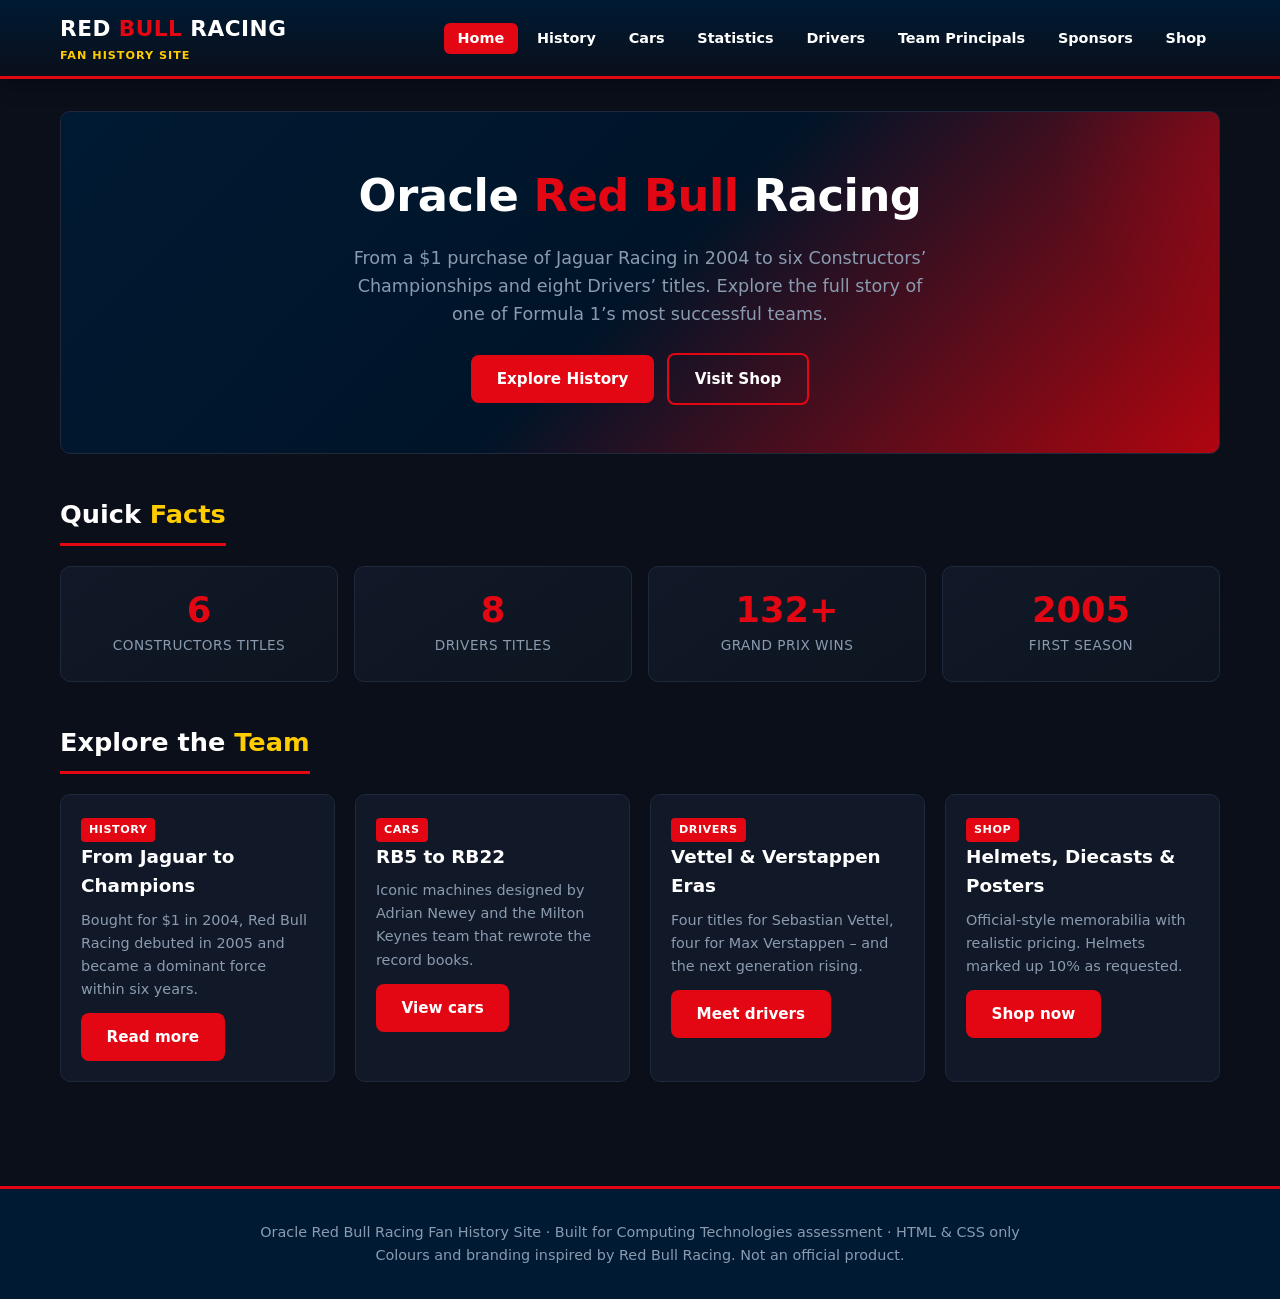
<file: index.html>
<!DOCTYPE html>
<html lang="en">
<head>
  <meta charset="UTF-8">
  <meta name="viewport" content="width=device-width, initial-scale=1.0">
  <title>Oracle Red Bull Racing | Home</title>
  <link rel="stylesheet" href="styles.css">
</head>
<body>
  <header>
    <div class="header-inner">
      <a href="index.html" class="logo">
        <div>
          <div class="logo-text">RED <span>BULL</span> RACING</div>
          <div class="logo-sub">Fan History Site</div>
        </div>
      </a>
      <button class="menu-toggle" aria-label="Toggle menu" onclick="document.querySelector('nav').classList.toggle('open')">☰ Menu</button>
      <nav>
        <ul>
          <li><a href="index.html" class="active">Home</a></li>
          <li><a href="history.html">History</a></li>
          <li><a href="cars.html">Cars</a></li>
          <li><a href="statistics.html">Statistics</a></li>
          <li><a href="drivers.html">Drivers</a></li>
          <li><a href="principals.html">Team Principals</a></li>
          <li><a href="sponsors.html">Sponsors</a></li>
          <li><a href="shop.html">Shop</a></li>
        </ul>
      </nav>
    </div>
  </header>

  <main>
    <section class="hero">
      <h1>Oracle <span>Red Bull</span> Racing</h1>
      <p>From a $1 purchase of Jaguar Racing in 2004 to six Constructors’ Championships and eight Drivers’ titles. Explore the full story of one of Formula 1’s most successful teams.</p>
      <a href="history.html" class="btn">Explore History</a>
      <a href="shop.html" class="btn btn-outline">Visit Shop</a>
    </section>

    <section>
      <h2 class="section-title">Quick <span>Facts</span></h2>
      <div class="stats-grid">
        <div class="stat-box">
          <div class="number">6</div>
          <div class="label">Constructors Titles</div>
        </div>
        <div class="stat-box">
          <div class="number">8</div>
          <div class="label">Drivers Titles</div>
        </div>
        <div class="stat-box">
          <div class="number">132+</div>
          <div class="label">Grand Prix Wins</div>
        </div>
        <div class="stat-box">
          <div class="number">2005</div>
          <div class="label">First Season</div>
        </div>
      </div>
    </section>

    <section>
      <h2 class="section-title">Explore the <span>Team</span></h2>
      <div class="grid">
        <article class="card">
          <div class="card-body">
            <span class="tag">History</span>
            <h3>From Jaguar to Champions</h3>
            <p>Bought for $1 in 2004, Red Bull Racing debuted in 2005 and became a dominant force within six years.</p>
            <a href="history.html" class="btn">Read more</a>
          </div>
        </article>
        <article class="card">
          <div class="card-body">
            <span class="tag">Cars</span>
            <h3>RB5 to RB22</h3>
            <p>Iconic machines designed by Adrian Newey and the Milton Keynes team that rewrote the record books.</p>
            <a href="cars.html" class="btn">View cars</a>
          </div>
        </article>
        <article class="card">
          <div class="card-body">
            <span class="tag">Drivers</span>
            <h3>Vettel &amp; Verstappen Eras</h3>
            <p>Four titles for Sebastian Vettel, four for Max Verstappen – and the next generation rising.</p>
            <a href="drivers.html" class="btn">Meet drivers</a>
          </div>
        </article>
        <article class="card">
          <div class="card-body">
            <span class="tag">Shop</span>
            <h3>Helmets, Diecasts &amp; Posters</h3>
            <p>Official-style memorabilia with realistic pricing. Helmets marked up 10% as requested.</p>
            <a href="shop.html" class="btn">Shop now</a>
          </div>
        </article>
      </div>
    </section>
  </main>

  <footer>
    <p>Oracle Red Bull Racing Fan History Site · Built for Computing Technologies assessment · HTML &amp; CSS only</p>
    <p>Colours and branding inspired by Red Bull Racing. Not an official product.</p>
  </footer>
</body>
</html>
</file>
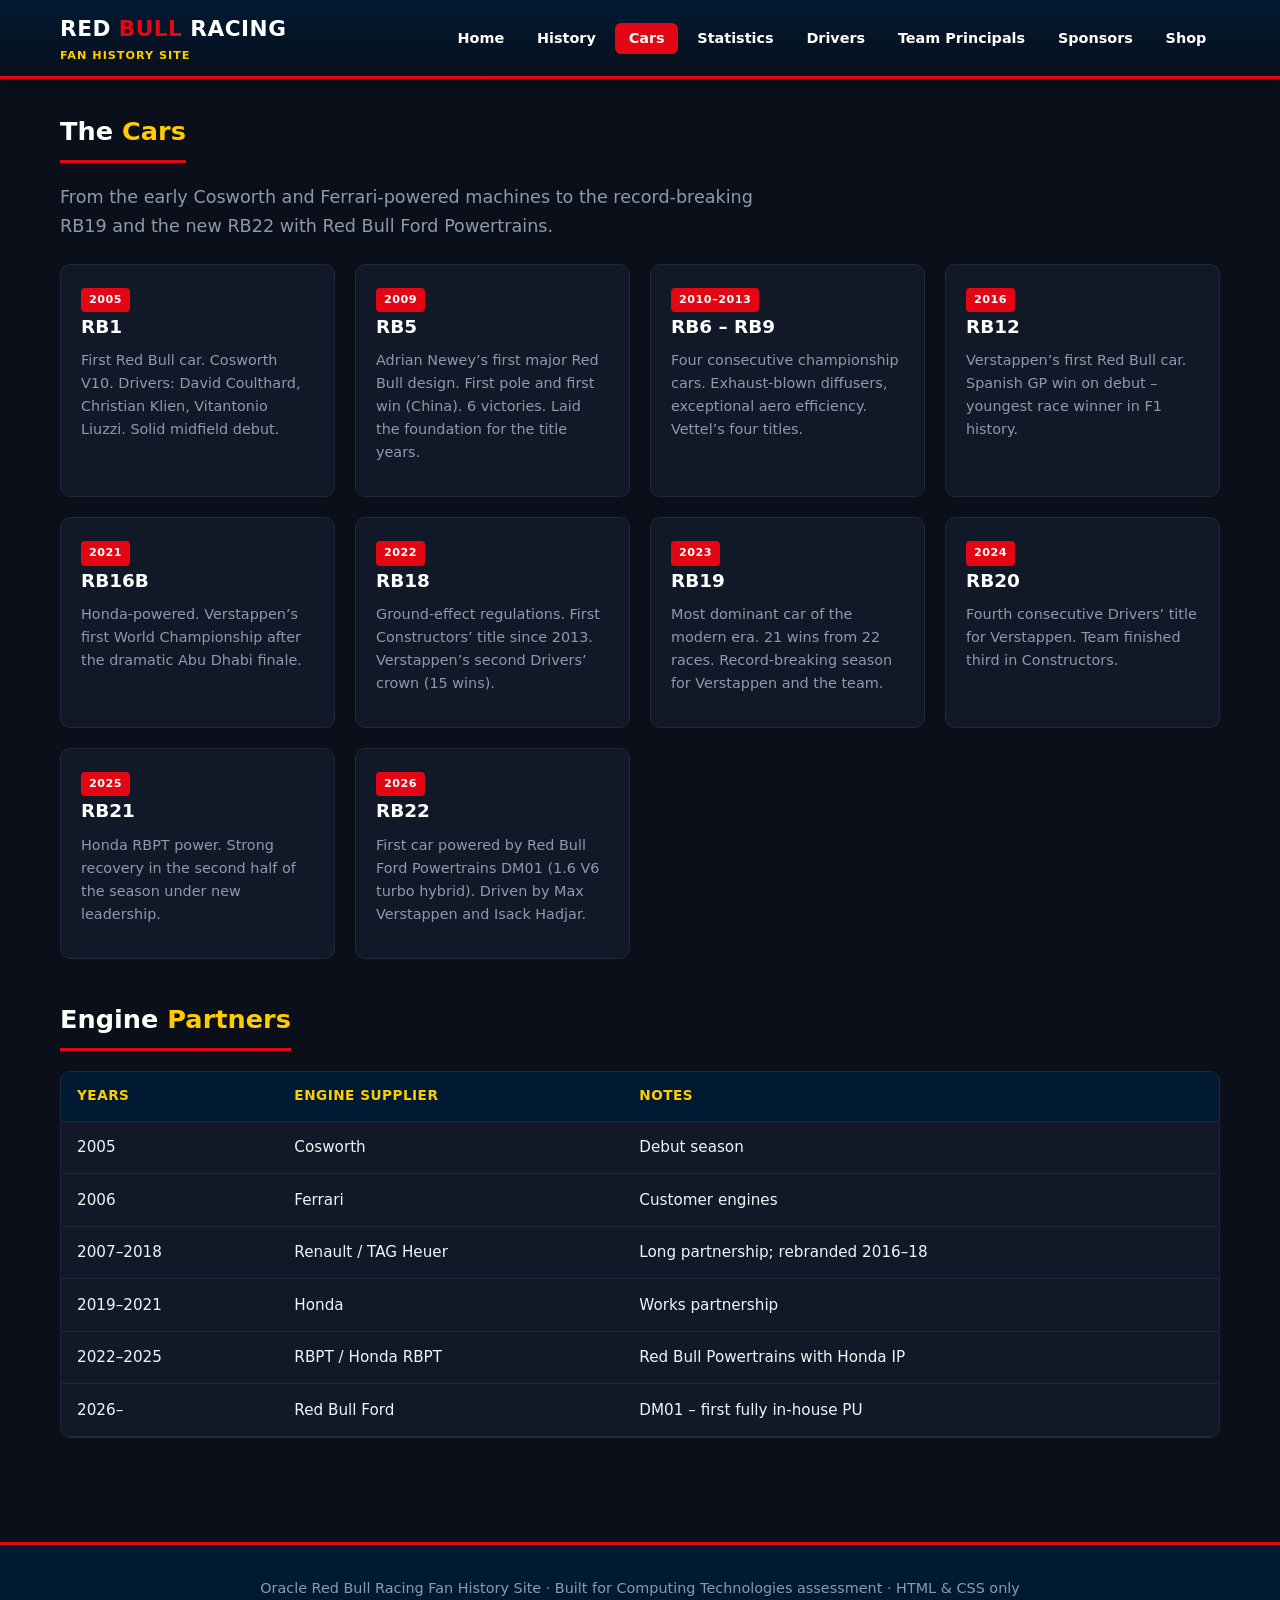
<file: cars.html>
<!DOCTYPE html>
<html lang="en">
<head>
  <meta charset="UTF-8">
  <meta name="viewport" content="width=device-width, initial-scale=1.0">
  <title>Cars | Oracle Red Bull Racing</title>
  <link rel="stylesheet" href="styles.css">
</head>
<body>
  <header>
    <div class="header-inner">
      <a href="index.html" class="logo">
        <div>
          <div class="logo-text">RED <span>BULL</span> RACING</div>
          <div class="logo-sub">Fan History Site</div>
        </div>
      </a>
      <button class="menu-toggle" aria-label="Toggle menu" onclick="document.querySelector('nav').classList.toggle('open')">☰ Menu</button>
      <nav>
        <ul>
          <li><a href="index.html">Home</a></li>
          <li><a href="history.html">History</a></li>
          <li><a href="cars.html" class="active">Cars</a></li>
          <li><a href="statistics.html">Statistics</a></li>
          <li><a href="drivers.html">Drivers</a></li>
          <li><a href="principals.html">Team Principals</a></li>
          <li><a href="sponsors.html">Sponsors</a></li>
          <li><a href="shop.html">Shop</a></li>
        </ul>
      </nav>
    </div>
  </header>

  <main>
    <h1 class="section-title">The <span>Cars</span></h1>
    <p class="lead">From the early Cosworth and Ferrari-powered machines to the record-breaking RB19 and the new RB22 with Red Bull Ford Powertrains.</p>

    <section>
      <div class="grid">
        <article class="card">
          <div class="card-body">
            <span class="tag">2005</span>
            <h3>RB1</h3>
            <p>First Red Bull car. Cosworth V10. Drivers: David Coulthard, Christian Klien, Vitantonio Liuzzi. Solid midfield debut.</p>
          </div>
        </article>
        <article class="card">
          <div class="card-body">
            <span class="tag">2009</span>
            <h3>RB5</h3>
            <p>Adrian Newey’s first major Red Bull design. First pole and first win (China). 6 victories. Laid the foundation for the title years.</p>
          </div>
        </article>
        <article class="card">
          <div class="card-body">
            <span class="tag">2010–2013</span>
            <h3>RB6 – RB9</h3>
            <p>Four consecutive championship cars. Exhaust-blown diffusers, exceptional aero efficiency. Vettel’s four titles.</p>
          </div>
        </article>
        <article class="card">
          <div class="card-body">
            <span class="tag">2016</span>
            <h3>RB12</h3>
            <p>Verstappen’s first Red Bull car. Spanish GP win on debut – youngest race winner in F1 history.</p>
          </div>
        </article>
        <article class="card">
          <div class="card-body">
            <span class="tag">2021</span>
            <h3>RB16B</h3>
            <p>Honda-powered. Verstappen’s first World Championship after the dramatic Abu Dhabi finale.</p>
          </div>
        </article>
        <article class="card">
          <div class="card-body">
            <span class="tag">2022</span>
            <h3>RB18</h3>
            <p>Ground-effect regulations. First Constructors’ title since 2013. Verstappen’s second Drivers’ crown (15 wins).</p>
          </div>
        </article>
        <article class="card">
          <div class="card-body">
            <span class="tag">2023</span>
            <h3>RB19</h3>
            <p>Most dominant car of the modern era. 21 wins from 22 races. Record-breaking season for Verstappen and the team.</p>
          </div>
        </article>
        <article class="card">
          <div class="card-body">
            <span class="tag">2024</span>
            <h3>RB20</h3>
            <p>Fourth consecutive Drivers’ title for Verstappen. Team finished third in Constructors.</p>
          </div>
        </article>
        <article class="card">
          <div class="card-body">
            <span class="tag">2025</span>
            <h3>RB21</h3>
            <p>Honda RBPT power. Strong recovery in the second half of the season under new leadership.</p>
          </div>
        </article>
        <article class="card">
          <div class="card-body">
            <span class="tag">2026</span>
            <h3>RB22</h3>
            <p>First car powered by Red Bull Ford Powertrains DM01 (1.6 V6 turbo hybrid). Driven by Max Verstappen and Isack Hadjar.</p>
          </div>
        </article>
      </div>
    </section>

    <section>
      <h2 class="section-title">Engine <span>Partners</span></h2>
      <div class="table-wrap">
        <table>
          <thead>
            <tr>
              <th>Years</th>
              <th>Engine Supplier</th>
              <th>Notes</th>
            </tr>
          </thead>
          <tbody>
            <tr><td>2005</td><td>Cosworth</td><td>Debut season</td></tr>
            <tr><td>2006</td><td>Ferrari</td><td>Customer engines</td></tr>
            <tr><td>2007–2018</td><td>Renault / TAG Heuer</td><td>Long partnership; rebranded 2016–18</td></tr>
            <tr><td>2019–2021</td><td>Honda</td><td>Works partnership</td></tr>
            <tr><td>2022–2025</td><td>RBPT / Honda RBPT</td><td>Red Bull Powertrains with Honda IP</td></tr>
            <tr><td>2026–</td><td>Red Bull Ford</td><td>DM01 – first fully in-house PU</td></tr>
          </tbody>
        </table>
      </div>
    </section>
  </main>

  <footer>
    <p>Oracle Red Bull Racing Fan History Site · Built for Computing Technologies assessment · HTML &amp; CSS only</p>
  </footer>
</body>
</html>
</file>
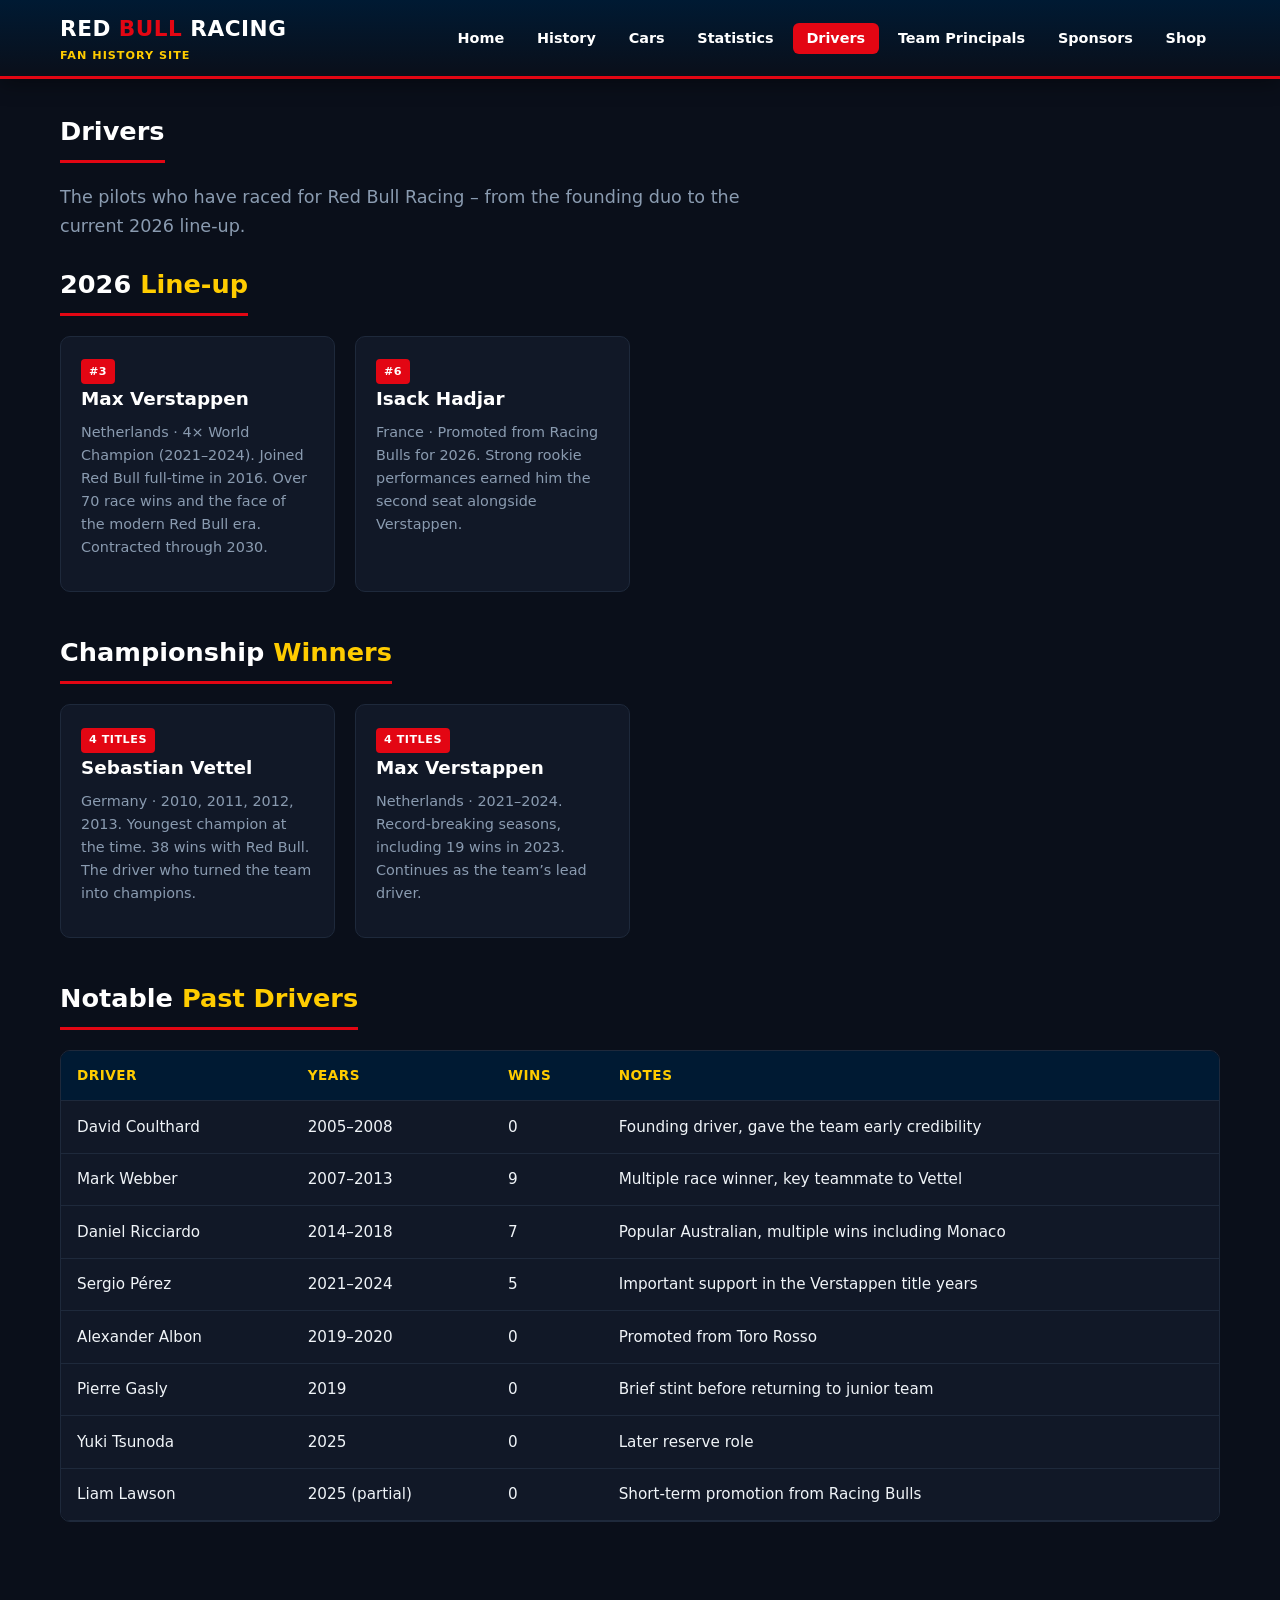
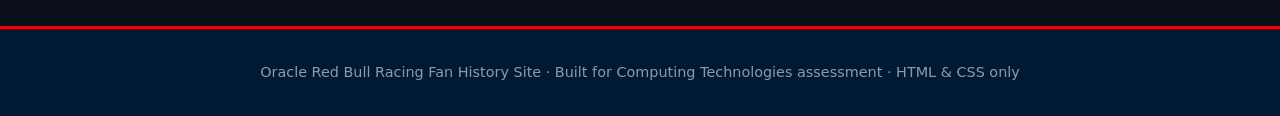
<file: drivers.html>
<!DOCTYPE html>
<html lang="en">
<head>
  <meta charset="UTF-8">
  <meta name="viewport" content="width=device-width, initial-scale=1.0">
  <title>Drivers | Oracle Red Bull Racing</title>
  <link rel="stylesheet" href="styles.css">
</head>
<body>
  <header>
    <div class="header-inner">
      <a href="index.html" class="logo">
        <div>
          <div class="logo-text">RED <span>BULL</span> RACING</div>
          <div class="logo-sub">Fan History Site</div>
        </div>
      </a>
      <button class="menu-toggle" aria-label="Toggle menu" onclick="document.querySelector('nav').classList.toggle('open')">☰ Menu</button>
      <nav>
        <ul>
          <li><a href="index.html">Home</a></li>
          <li><a href="history.html">History</a></li>
          <li><a href="cars.html">Cars</a></li>
          <li><a href="statistics.html">Statistics</a></li>
          <li><a href="drivers.html" class="active">Drivers</a></li>
          <li><a href="principals.html">Team Principals</a></li>
          <li><a href="sponsors.html">Sponsors</a></li>
          <li><a href="shop.html">Shop</a></li>
        </ul>
      </nav>
    </div>
  </header>

  <main>
    <h1 class="section-title">Drivers</h1>
    <p class="lead">The pilots who have raced for Red Bull Racing – from the founding duo to the current 2026 line-up.</p>

    <section>
      <h2 class="section-title">2026 <span>Line-up</span></h2>
      <div class="grid">
        <article class="card">
          <div class="card-body">
            <span class="tag">#3</span>
            <h3>Max Verstappen</h3>
            <p>Netherlands · 4× World Champion (2021–2024). Joined Red Bull full-time in 2016. Over 70 race wins and the face of the modern Red Bull era. Contracted through 2030.</p>
          </div>
        </article>
        <article class="card">
          <div class="card-body">
            <span class="tag">#6</span>
            <h3>Isack Hadjar</h3>
            <p>France · Promoted from Racing Bulls for 2026. Strong rookie performances earned him the second seat alongside Verstappen.</p>
          </div>
        </article>
      </div>
    </section>

    <section>
      <h2 class="section-title">Championship <span>Winners</span></h2>
      <div class="grid">
        <article class="card">
          <div class="card-body">
            <span class="tag">4 Titles</span>
            <h3>Sebastian Vettel</h3>
            <p>Germany · 2010, 2011, 2012, 2013. Youngest champion at the time. 38 wins with Red Bull. The driver who turned the team into champions.</p>
          </div>
        </article>
        <article class="card">
          <div class="card-body">
            <span class="tag">4 Titles</span>
            <h3>Max Verstappen</h3>
            <p>Netherlands · 2021–2024. Record-breaking seasons, including 19 wins in 2023. Continues as the team’s lead driver.</p>
          </div>
        </article>
      </div>
    </section>

    <section>
      <h2 class="section-title">Notable <span>Past Drivers</span></h2>
      <div class="table-wrap">
        <table>
          <thead>
            <tr>
              <th>Driver</th>
              <th>Years</th>
              <th>Wins</th>
              <th>Notes</th>
            </tr>
          </thead>
          <tbody>
            <tr><td>David Coulthard</td><td>2005–2008</td><td>0</td><td>Founding driver, gave the team early credibility</td></tr>
            <tr><td>Mark Webber</td><td>2007–2013</td><td>9</td><td>Multiple race winner, key teammate to Vettel</td></tr>
            <tr><td>Daniel Ricciardo</td><td>2014–2018</td><td>7</td><td>Popular Australian, multiple wins including Monaco</td></tr>
            <tr><td>Sergio Pérez</td><td>2021–2024</td><td>5</td><td>Important support in the Verstappen title years</td></tr>
            <tr><td>Alexander Albon</td><td>2019–2020</td><td>0</td><td>Promoted from Toro Rosso</td></tr>
            <tr><td>Pierre Gasly</td><td>2019</td><td>0</td><td>Brief stint before returning to junior team</td></tr>
            <tr><td>Yuki Tsunoda</td><td>2025</td><td>0</td><td>Later reserve role</td></tr>
            <tr><td>Liam Lawson</td><td>2025 (partial)</td><td>0</td><td>Short-term promotion from Racing Bulls</td></tr>
          </tbody>
        </table>
      </div>
    </section>
  </main>

  <footer>
    <p>Oracle Red Bull Racing Fan History Site · Built for Computing Technologies assessment · HTML &amp; CSS only</p>
  </footer>
</body>
</html>
</file>
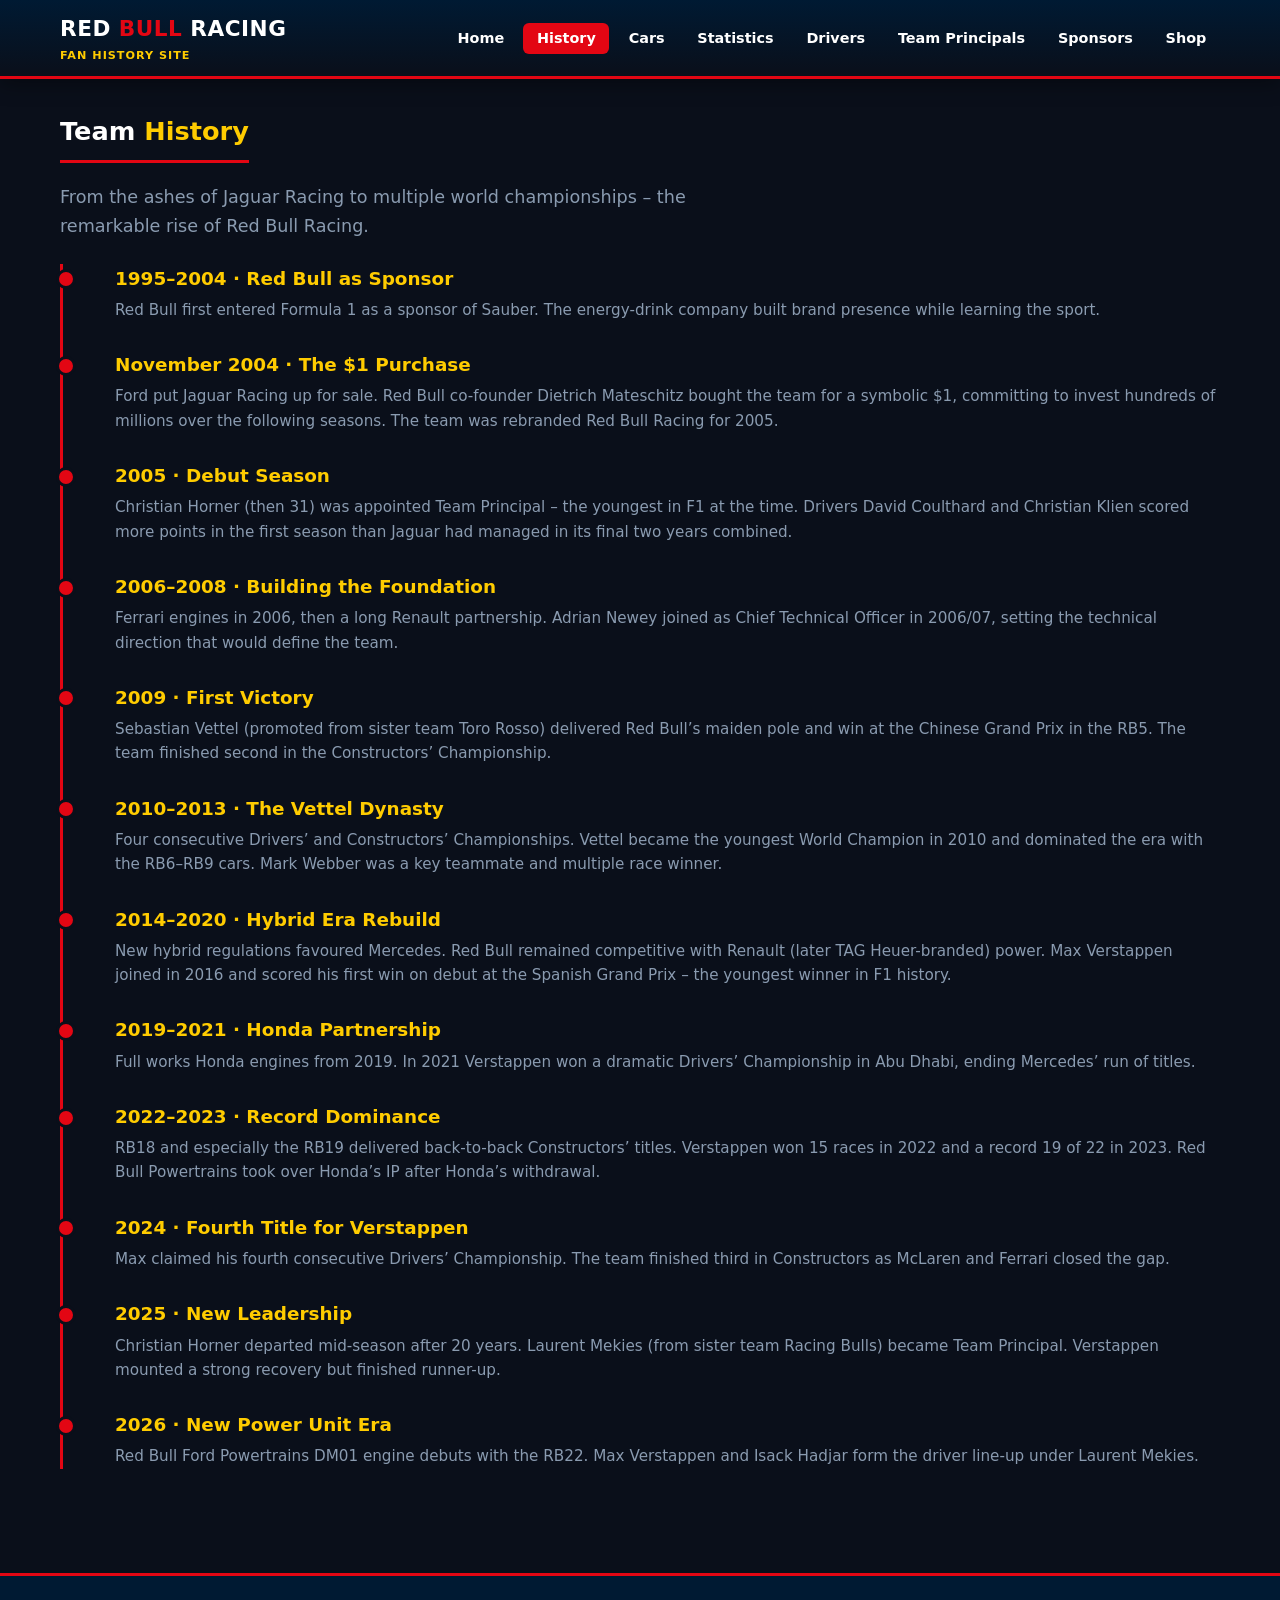
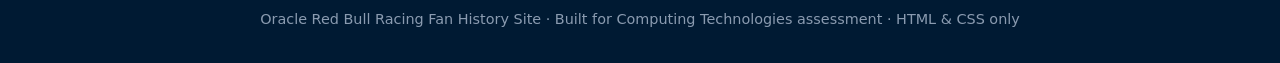
<file: history.html>
<!DOCTYPE html>
<html lang="en">
<head>
  <meta charset="UTF-8">
  <meta name="viewport" content="width=device-width, initial-scale=1.0">
  <title>History | Oracle Red Bull Racing</title>
  <link rel="stylesheet" href="styles.css">
</head>
<body>
  <header>
    <div class="header-inner">
      <a href="index.html" class="logo">
        <div>
          <div class="logo-text">RED <span>BULL</span> RACING</div>
          <div class="logo-sub">Fan History Site</div>
        </div>
      </a>
      <button class="menu-toggle" aria-label="Toggle menu" onclick="document.querySelector('nav').classList.toggle('open')">☰ Menu</button>
      <nav>
        <ul>
          <li><a href="index.html">Home</a></li>
          <li><a href="history.html" class="active">History</a></li>
          <li><a href="cars.html">Cars</a></li>
          <li><a href="statistics.html">Statistics</a></li>
          <li><a href="drivers.html">Drivers</a></li>
          <li><a href="principals.html">Team Principals</a></li>
          <li><a href="sponsors.html">Sponsors</a></li>
          <li><a href="shop.html">Shop</a></li>
        </ul>
      </nav>
    </div>
  </header>

  <main>
    <h1 class="section-title">Team <span>History</span></h1>
    <p class="lead">From the ashes of Jaguar Racing to multiple world championships – the remarkable rise of Red Bull Racing.</p>

    <section>
      <div class="timeline">
        <div class="timeline-item">
          <h3>1995–2004 · Red Bull as Sponsor</h3>
          <p>Red Bull first entered Formula 1 as a sponsor of Sauber. The energy-drink company built brand presence while learning the sport.</p>
        </div>
        <div class="timeline-item">
          <h3>November 2004 · The $1 Purchase</h3>
          <p>Ford put Jaguar Racing up for sale. Red Bull co-founder Dietrich Mateschitz bought the team for a symbolic $1, committing to invest hundreds of millions over the following seasons. The team was rebranded Red Bull Racing for 2005.</p>
        </div>
        <div class="timeline-item">
          <h3>2005 · Debut Season</h3>
          <p>Christian Horner (then 31) was appointed Team Principal – the youngest in F1 at the time. Drivers David Coulthard and Christian Klien scored more points in the first season than Jaguar had managed in its final two years combined.</p>
        </div>
        <div class="timeline-item">
          <h3>2006–2008 · Building the Foundation</h3>
          <p>Ferrari engines in 2006, then a long Renault partnership. Adrian Newey joined as Chief Technical Officer in 2006/07, setting the technical direction that would define the team.</p>
        </div>
        <div class="timeline-item">
          <h3>2009 · First Victory</h3>
          <p>Sebastian Vettel (promoted from sister team Toro Rosso) delivered Red Bull’s maiden pole and win at the Chinese Grand Prix in the RB5. The team finished second in the Constructors’ Championship.</p>
        </div>
        <div class="timeline-item">
          <h3>2010–2013 · The Vettel Dynasty</h3>
          <p>Four consecutive Drivers’ and Constructors’ Championships. Vettel became the youngest World Champion in 2010 and dominated the era with the RB6–RB9 cars. Mark Webber was a key teammate and multiple race winner.</p>
        </div>
        <div class="timeline-item">
          <h3>2014–2020 · Hybrid Era Rebuild</h3>
          <p>New hybrid regulations favoured Mercedes. Red Bull remained competitive with Renault (later TAG Heuer-branded) power. Max Verstappen joined in 2016 and scored his first win on debut at the Spanish Grand Prix – the youngest winner in F1 history.</p>
        </div>
        <div class="timeline-item">
          <h3>2019–2021 · Honda Partnership</h3>
          <p>Full works Honda engines from 2019. In 2021 Verstappen won a dramatic Drivers’ Championship in Abu Dhabi, ending Mercedes’ run of titles.</p>
        </div>
        <div class="timeline-item">
          <h3>2022–2023 · Record Dominance</h3>
          <p>RB18 and especially the RB19 delivered back-to-back Constructors’ titles. Verstappen won 15 races in 2022 and a record 19 of 22 in 2023. Red Bull Powertrains took over Honda’s IP after Honda’s withdrawal.</p>
        </div>
        <div class="timeline-item">
          <h3>2024 · Fourth Title for Verstappen</h3>
          <p>Max claimed his fourth consecutive Drivers’ Championship. The team finished third in Constructors as McLaren and Ferrari closed the gap.</p>
        </div>
        <div class="timeline-item">
          <h3>2025 · New Leadership</h3>
          <p>Christian Horner departed mid-season after 20 years. Laurent Mekies (from sister team Racing Bulls) became Team Principal. Verstappen mounted a strong recovery but finished runner-up.</p>
        </div>
        <div class="timeline-item">
          <h3>2026 · New Power Unit Era</h3>
          <p>Red Bull Ford Powertrains DM01 engine debuts with the RB22. Max Verstappen and Isack Hadjar form the driver line-up under Laurent Mekies.</p>
        </div>
      </div>
    </section>
  </main>

  <footer>
    <p>Oracle Red Bull Racing Fan History Site · Built for Computing Technologies assessment · HTML &amp; CSS only</p>
  </footer>
</body>
</html>
</file>
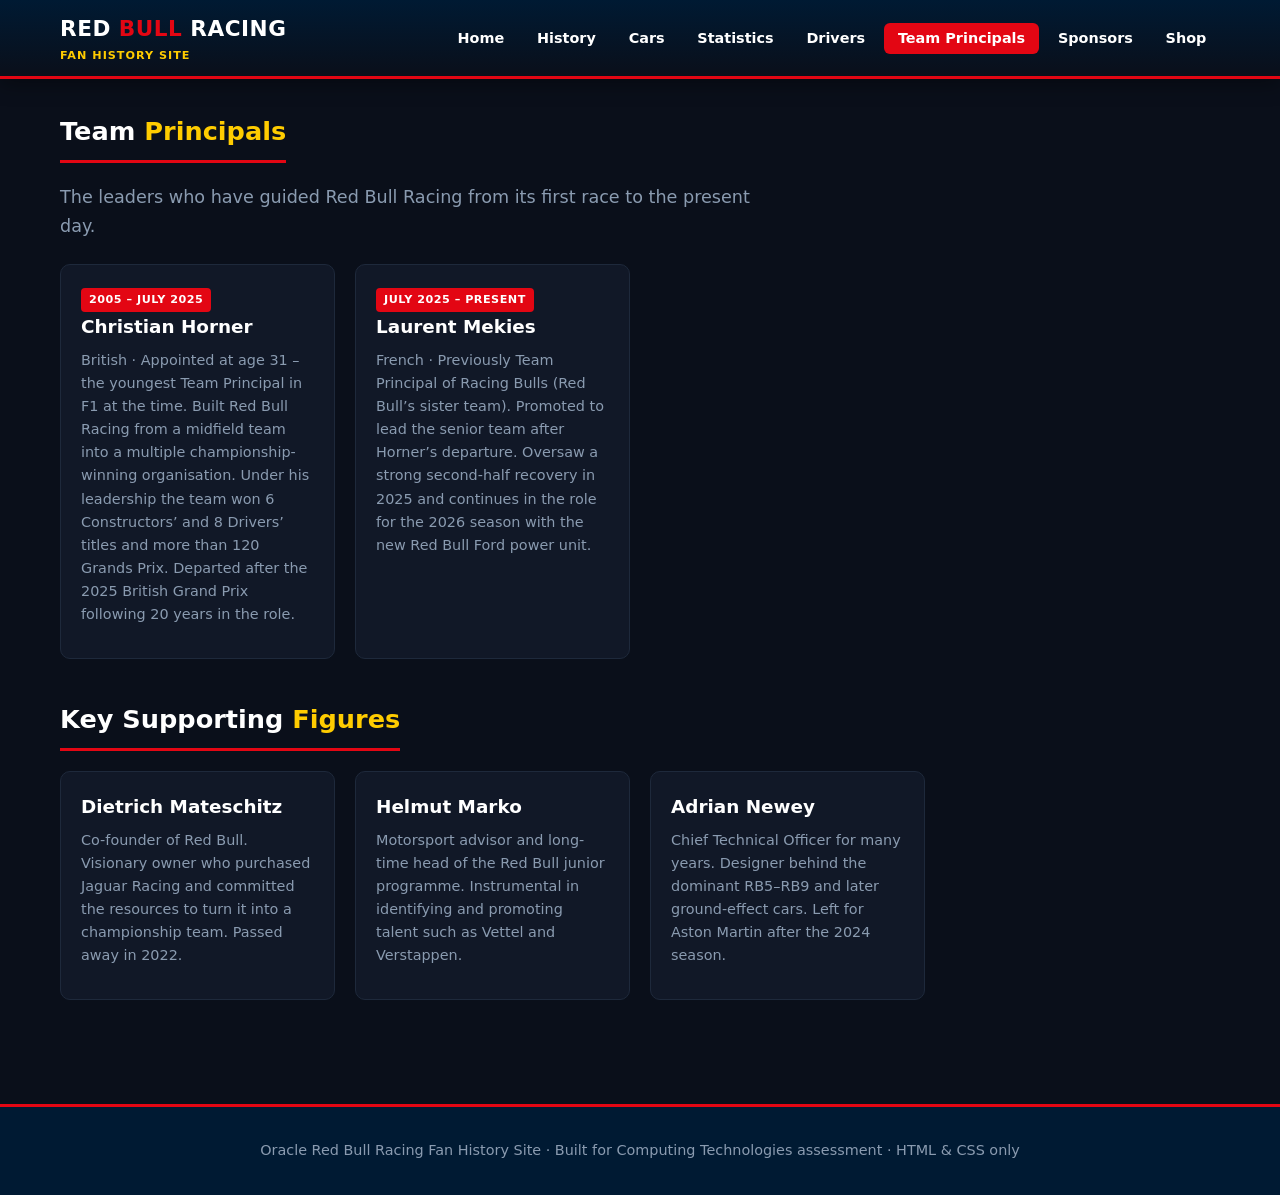
<file: principals.html>
<!DOCTYPE html>
<html lang="en">
<head>
  <meta charset="UTF-8">
  <meta name="viewport" content="width=device-width, initial-scale=1.0">
  <title>Team Principals | Oracle Red Bull Racing</title>
  <link rel="stylesheet" href="styles.css">
</head>
<body>
  <header>
    <div class="header-inner">
      <a href="index.html" class="logo">
        <div>
          <div class="logo-text">RED <span>BULL</span> RACING</div>
          <div class="logo-sub">Fan History Site</div>
        </div>
      </a>
      <button class="menu-toggle" aria-label="Toggle menu" onclick="document.querySelector('nav').classList.toggle('open')">☰ Menu</button>
      <nav>
        <ul>
          <li><a href="index.html">Home</a></li>
          <li><a href="history.html">History</a></li>
          <li><a href="cars.html">Cars</a></li>
          <li><a href="statistics.html">Statistics</a></li>
          <li><a href="drivers.html">Drivers</a></li>
          <li><a href="principals.html" class="active">Team Principals</a></li>
          <li><a href="sponsors.html">Sponsors</a></li>
          <li><a href="shop.html">Shop</a></li>
        </ul>
      </nav>
    </div>
  </header>

  <main>
    <h1 class="section-title">Team <span>Principals</span></h1>
    <p class="lead">The leaders who have guided Red Bull Racing from its first race to the present day.</p>

    <section>
      <div class="grid">
        <article class="card">
          <div class="card-body">
            <span class="tag">2005 – July 2025</span>
            <h3>Christian Horner</h3>
            <p>British · Appointed at age 31 – the youngest Team Principal in F1 at the time. Built Red Bull Racing from a midfield team into a multiple championship-winning organisation. Under his leadership the team won 6 Constructors’ and 8 Drivers’ titles and more than 120 Grands Prix. Departed after the 2025 British Grand Prix following 20 years in the role.</p>
          </div>
        </article>
        <article class="card">
          <div class="card-body">
            <span class="tag">July 2025 – Present</span>
            <h3>Laurent Mekies</h3>
            <p>French · Previously Team Principal of Racing Bulls (Red Bull’s sister team). Promoted to lead the senior team after Horner’s departure. Oversaw a strong second-half recovery in 2025 and continues in the role for the 2026 season with the new Red Bull Ford power unit.</p>
          </div>
        </article>
      </div>
    </section>

    <section>
      <h2 class="section-title">Key Supporting <span>Figures</span></h2>
      <div class="grid">
        <article class="card">
          <div class="card-body">
            <h3>Dietrich Mateschitz</h3>
            <p>Co-founder of Red Bull. Visionary owner who purchased Jaguar Racing and committed the resources to turn it into a championship team. Passed away in 2022.</p>
          </div>
        </article>
        <article class="card">
          <div class="card-body">
            <h3>Helmut Marko</h3>
            <p>Motorsport advisor and long-time head of the Red Bull junior programme. Instrumental in identifying and promoting talent such as Vettel and Verstappen.</p>
          </div>
        </article>
        <article class="card">
          <div class="card-body">
            <h3>Adrian Newey</h3>
            <p>Chief Technical Officer for many years. Designer behind the dominant RB5–RB9 and later ground-effect cars. Left for Aston Martin after the 2024 season.</p>
          </div>
        </article>
      </div>
    </section>
  </main>

  <footer>
    <p>Oracle Red Bull Racing Fan History Site · Built for Computing Technologies assessment · HTML &amp; CSS only</p>
  </footer>
</body>
</html>
</file>
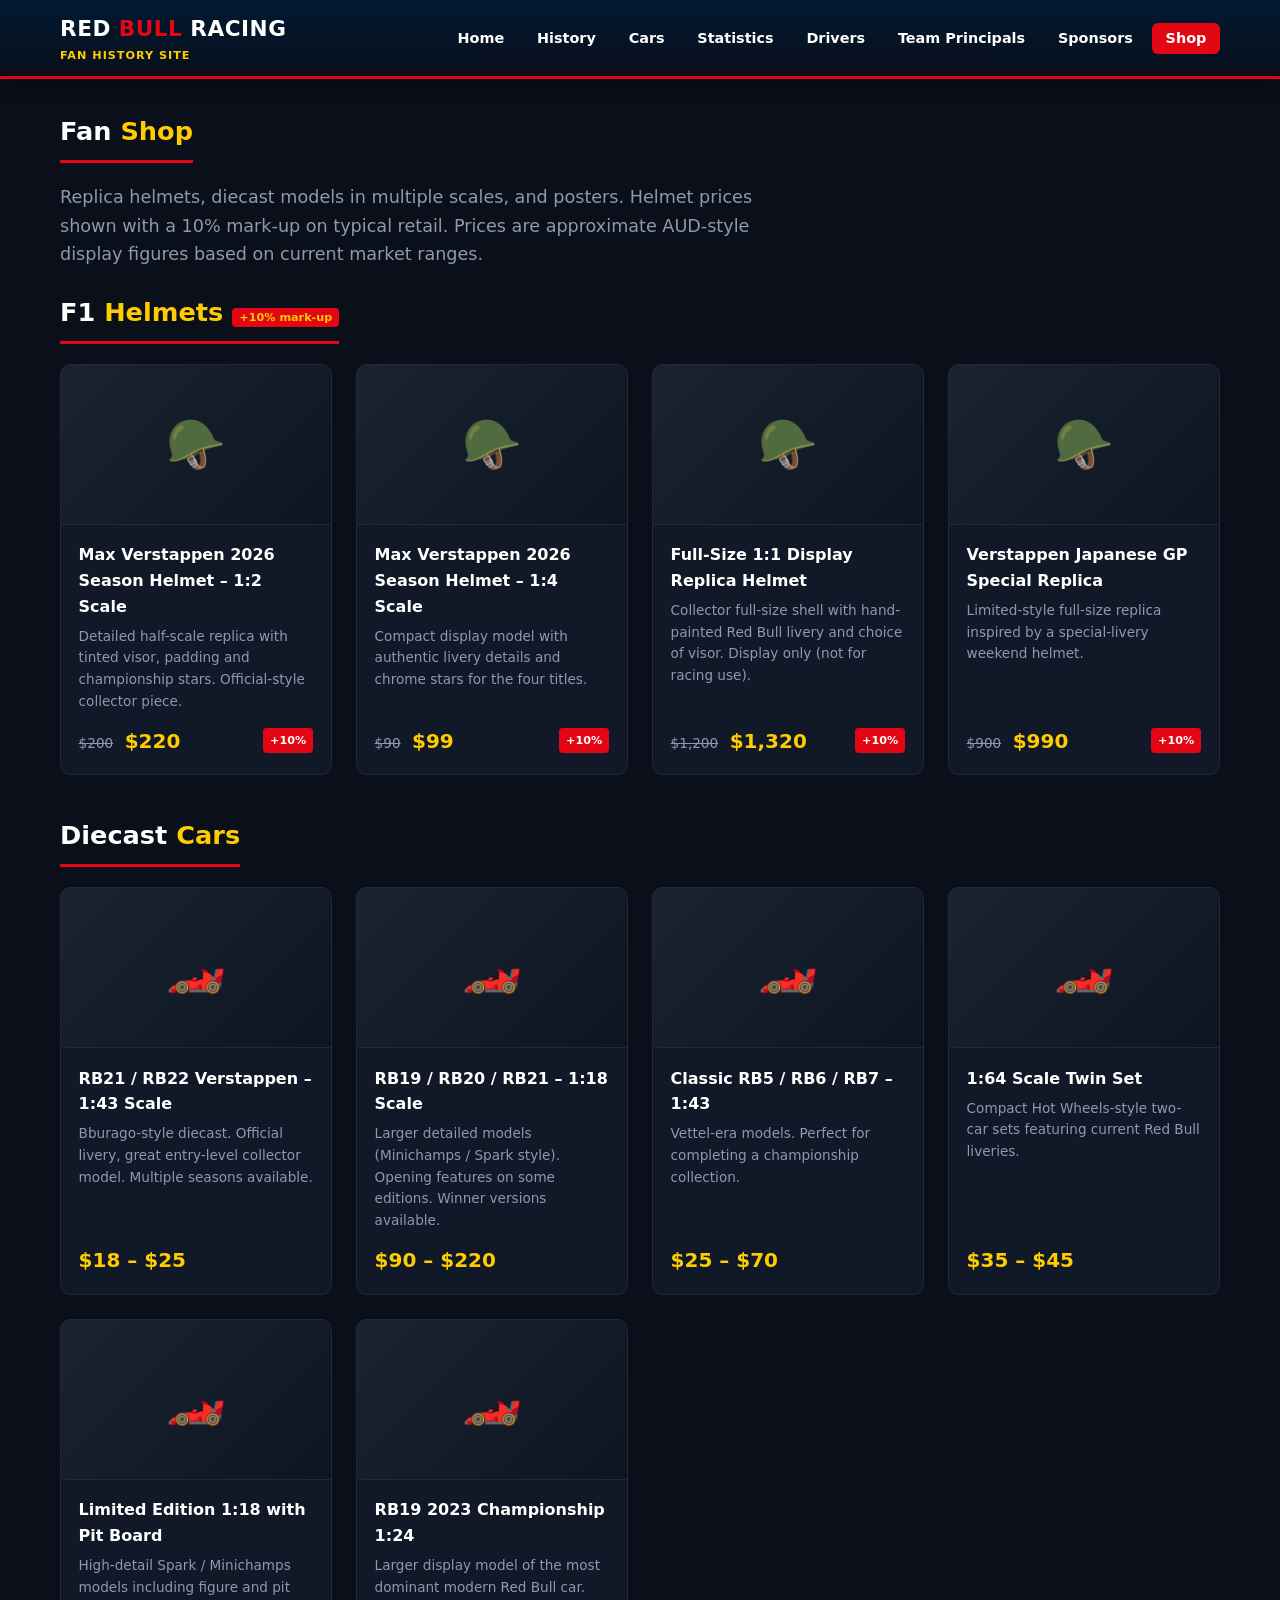
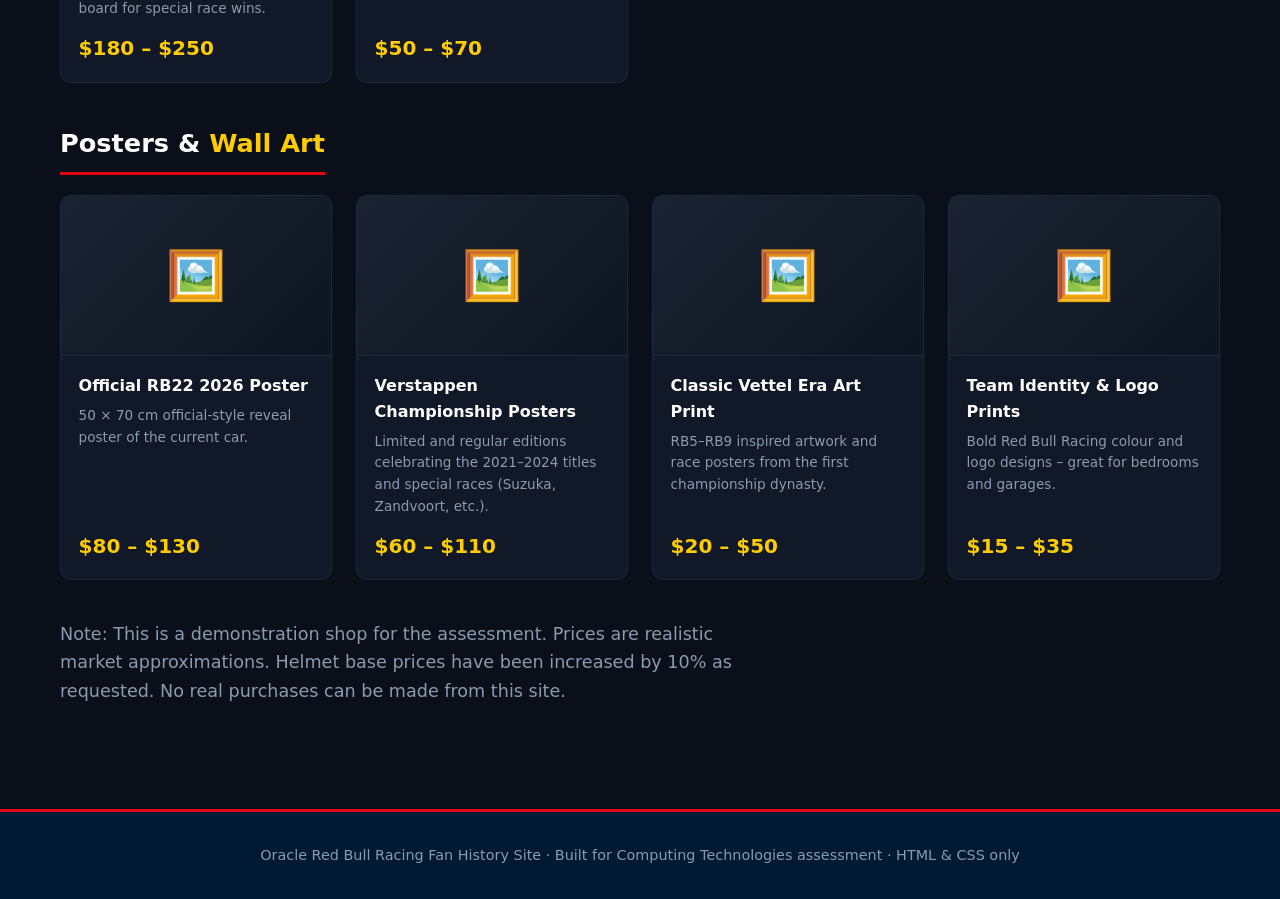
<file: shop.html>
<!DOCTYPE html>
<html lang="en">
<head>
  <meta charset="UTF-8">
  <meta name="viewport" content="width=device-width, initial-scale=1.0">
  <title>Shop | Oracle Red Bull Racing</title>
  <link rel="stylesheet" href="styles.css">
</head>
<body>
  <header>
    <div class="header-inner">
      <a href="index.html" class="logo">
        <div>
          <div class="logo-text">RED <span>BULL</span> RACING</div>
          <div class="logo-sub">Fan History Site</div>
        </div>
      </a>
      <button class="menu-toggle" aria-label="Toggle menu" onclick="document.querySelector('nav').classList.toggle('open')">☰ Menu</button>
      <nav>
        <ul>
          <li><a href="index.html">Home</a></li>
          <li><a href="history.html">History</a></li>
          <li><a href="cars.html">Cars</a></li>
          <li><a href="statistics.html">Statistics</a></li>
          <li><a href="drivers.html">Drivers</a></li>
          <li><a href="principals.html">Team Principals</a></li>
          <li><a href="sponsors.html">Sponsors</a></li>
          <li><a href="shop.html" class="active">Shop</a></li>
        </ul>
      </nav>
    </div>
  </header>

  <main>
    <h1 class="section-title">Fan <span>Shop</span></h1>
    <p class="lead">Replica helmets, diecast models in multiple scales, and posters. Helmet prices shown with a 10% mark-up on typical retail. Prices are approximate AUD-style display figures based on current market ranges.</p>

    <!-- HELMETS -->
    <section>
      <h2 class="section-title">F1 <span>Helmets</span> <span class="badge">+10% mark-up</span></h2>
      <div class="shop-grid">
        <article class="product">
          <div class="product-img" aria-hidden="true">🪖</div>
          <div class="product-body">
            <h3>Max Verstappen 2026 Season Helmet – 1:2 Scale</h3>
            <p class="desc">Detailed half-scale replica with tinted visor, padding and championship stars. Official-style collector piece.</p>
            <div class="price-row">
              <div>
                <span class="old-price">$200</span>
                <span class="price">$220</span>
              </div>
              <span class="badge">+10%</span>
            </div>
          </div>
        </article>
        <article class="product">
          <div class="product-img" aria-hidden="true">🪖</div>
          <div class="product-body">
            <h3>Max Verstappen 2026 Season Helmet – 1:4 Scale</h3>
            <p class="desc">Compact display model with authentic livery details and chrome stars for the four titles.</p>
            <div class="price-row">
              <div>
                <span class="old-price">$90</span>
                <span class="price">$99</span>
              </div>
              <span class="badge">+10%</span>
            </div>
          </div>
        </article>
        <article class="product">
          <div class="product-img" aria-hidden="true">🪖</div>
          <div class="product-body">
            <h3>Full-Size 1:1 Display Replica Helmet</h3>
            <p class="desc">Collector full-size shell with hand-painted Red Bull livery and choice of visor. Display only (not for racing use).</p>
            <div class="price-row">
              <div>
                <span class="old-price">$1,200</span>
                <span class="price">$1,320</span>
              </div>
              <span class="badge">+10%</span>
            </div>
          </div>
        </article>
        <article class="product">
          <div class="product-img" aria-hidden="true">🪖</div>
          <div class="product-body">
            <h3>Verstappen Japanese GP Special Replica</h3>
            <p class="desc">Limited-style full-size replica inspired by a special-livery weekend helmet.</p>
            <div class="price-row">
              <div>
                <span class="old-price">$900</span>
                <span class="price">$990</span>
              </div>
              <span class="badge">+10%</span>
            </div>
          </div>
        </article>
      </div>
    </section>

    <!-- DIECAST CARS -->
    <section>
      <h2 class="section-title">Diecast <span>Cars</span></h2>
      <div class="shop-grid">
        <article class="product">
          <div class="product-img" aria-hidden="true">🏎️</div>
          <div class="product-body">
            <h3>RB21 / RB22 Verstappen – 1:43 Scale</h3>
            <p class="desc">Bburago-style diecast. Official livery, great entry-level collector model. Multiple seasons available.</p>
            <div class="price-row">
              <span class="price">$18 – $25</span>
            </div>
          </div>
        </article>
        <article class="product">
          <div class="product-img" aria-hidden="true">🏎️</div>
          <div class="product-body">
            <h3>RB19 / RB20 / RB21 – 1:18 Scale</h3>
            <p class="desc">Larger detailed models (Minichamps / Spark style). Opening features on some editions. Winner versions available.</p>
            <div class="price-row">
              <span class="price">$90 – $220</span>
            </div>
          </div>
        </article>
        <article class="product">
          <div class="product-img" aria-hidden="true">🏎️</div>
          <div class="product-body">
            <h3>Classic RB5 / RB6 / RB7 – 1:43</h3>
            <p class="desc">Vettel-era models. Perfect for completing a championship collection.</p>
            <div class="price-row">
              <span class="price">$25 – $70</span>
            </div>
          </div>
        </article>
        <article class="product">
          <div class="product-img" aria-hidden="true">🏎️</div>
          <div class="product-body">
            <h3>1:64 Scale Twin Set</h3>
            <p class="desc">Compact Hot Wheels-style two-car sets featuring current Red Bull liveries.</p>
            <div class="price-row">
              <span class="price">$35 – $45</span>
            </div>
          </div>
        </article>
        <article class="product">
          <div class="product-img" aria-hidden="true">🏎️</div>
          <div class="product-body">
            <h3>Limited Edition 1:18 with Pit Board</h3>
            <p class="desc">High-detail Spark / Minichamps models including figure and pit board for special race wins.</p>
            <div class="price-row">
              <span class="price">$180 – $250</span>
            </div>
          </div>
        </article>
        <article class="product">
          <div class="product-img" aria-hidden="true">🏎️</div>
          <div class="product-body">
            <h3>RB19 2023 Championship 1:24</h3>
            <p class="desc">Larger display model of the most dominant modern Red Bull car.</p>
            <div class="price-row">
              <span class="price">$50 – $70</span>
            </div>
          </div>
        </article>
      </div>
    </section>

    <!-- POSTERS -->
    <section>
      <h2 class="section-title">Posters &amp; <span>Wall Art</span></h2>
      <div class="shop-grid">
        <article class="product">
          <div class="product-img" aria-hidden="true">🖼️</div>
          <div class="product-body">
            <h3>Official RB22 2026 Poster</h3>
            <p class="desc">50 × 70 cm official-style reveal poster of the current car.</p>
            <div class="price-row">
              <span class="price">$80 – $130</span>
            </div>
          </div>
        </article>
        <article class="product">
          <div class="product-img" aria-hidden="true">🖼️</div>
          <div class="product-body">
            <h3>Verstappen Championship Posters</h3>
            <p class="desc">Limited and regular editions celebrating the 2021–2024 titles and special races (Suzuka, Zandvoort, etc.).</p>
            <div class="price-row">
              <span class="price">$60 – $110</span>
            </div>
          </div>
        </article>
        <article class="product">
          <div class="product-img" aria-hidden="true">🖼️</div>
          <div class="product-body">
            <h3>Classic Vettel Era Art Print</h3>
            <p class="desc">RB5–RB9 inspired artwork and race posters from the first championship dynasty.</p>
            <div class="price-row">
              <span class="price">$20 – $50</span>
            </div>
          </div>
        </article>
        <article class="product">
          <div class="product-img" aria-hidden="true">🖼️</div>
          <div class="product-body">
            <h3>Team Identity &amp; Logo Prints</h3>
            <p class="desc">Bold Red Bull Racing colour and logo designs – great for bedrooms and garages.</p>
            <div class="price-row">
              <span class="price">$15 – $35</span>
            </div>
          </div>
        </article>
      </div>
    </section>

    <section>
      <p class="lead" style="margin-top: 1rem;">Note: This is a demonstration shop for the assessment. Prices are realistic market approximations. Helmet base prices have been increased by 10% as requested. No real purchases can be made from this site.</p>
    </section>
  </main>

  <footer>
    <p>Oracle Red Bull Racing Fan History Site · Built for Computing Technologies assessment · HTML &amp; CSS only</p>
  </footer>
</body>
</html>
</file>
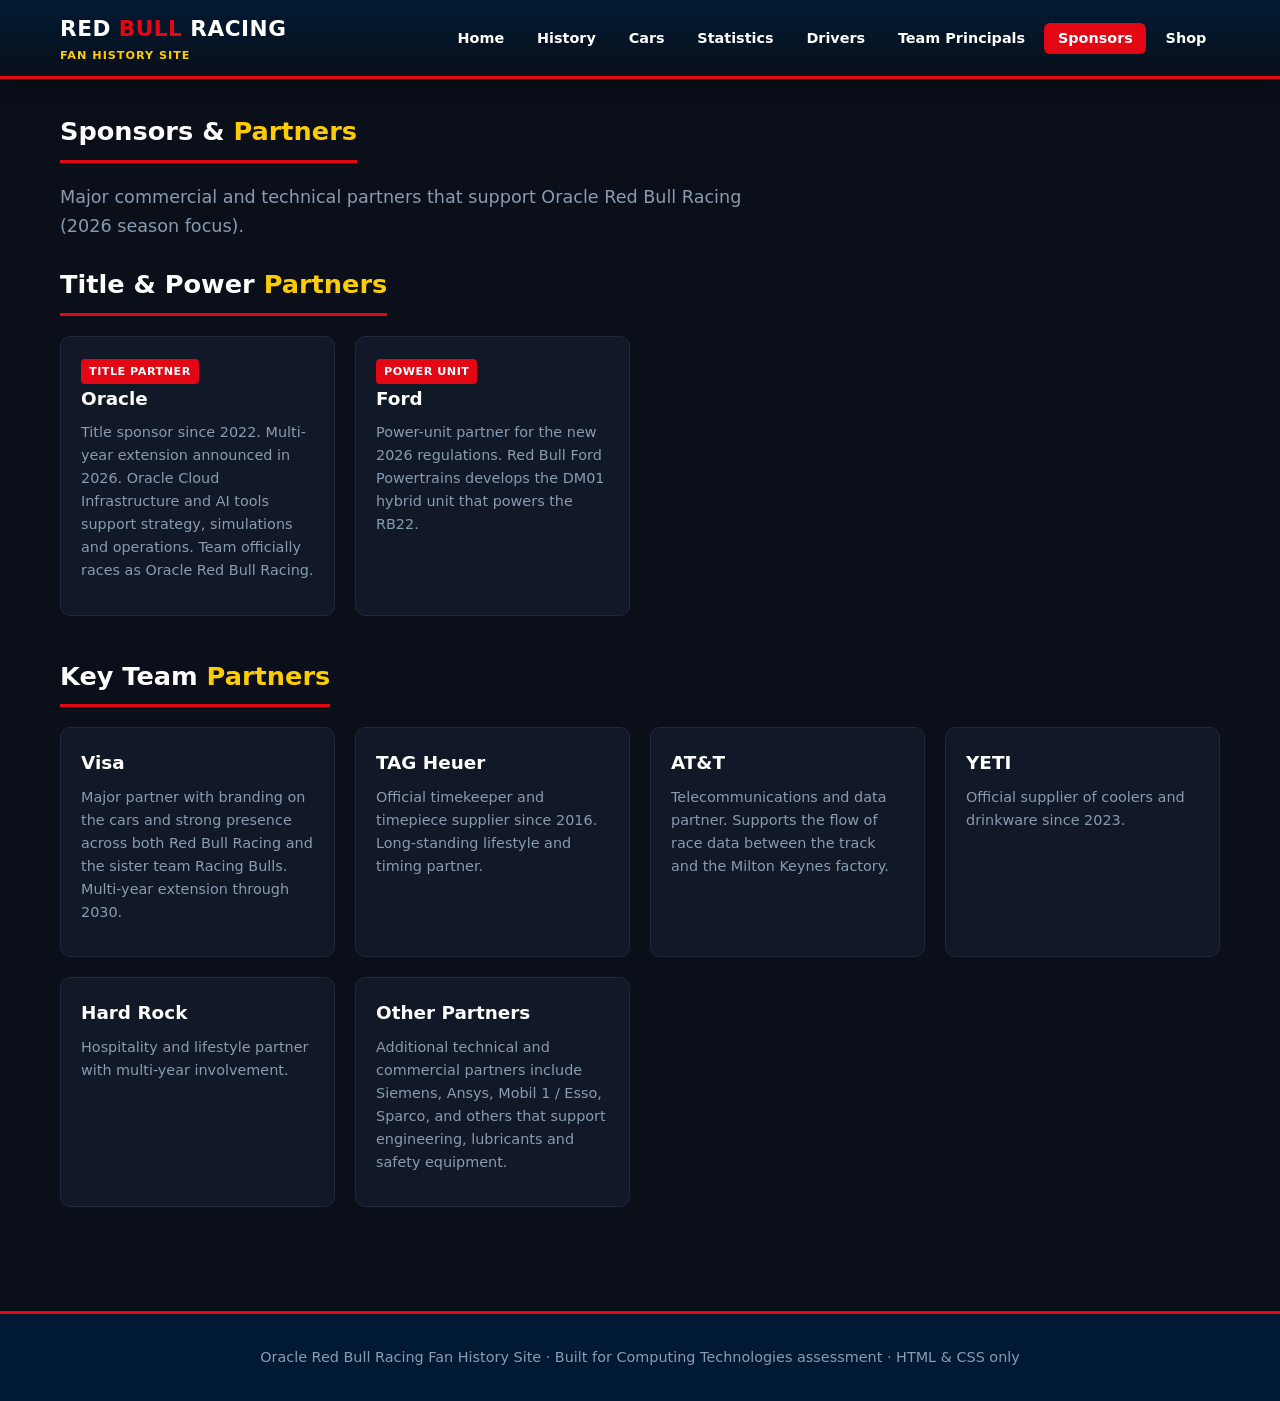
<file: sponsors.html>
<!DOCTYPE html>
<html lang="en">
<head>
  <meta charset="UTF-8">
  <meta name="viewport" content="width=device-width, initial-scale=1.0">
  <title>Sponsors | Oracle Red Bull Racing</title>
  <link rel="stylesheet" href="styles.css">
</head>
<body>
  <header>
    <div class="header-inner">
      <a href="index.html" class="logo">
        <div>
          <div class="logo-text">RED <span>BULL</span> RACING</div>
          <div class="logo-sub">Fan History Site</div>
        </div>
      </a>
      <button class="menu-toggle" aria-label="Toggle menu" onclick="document.querySelector('nav').classList.toggle('open')">☰ Menu</button>
      <nav>
        <ul>
          <li><a href="index.html">Home</a></li>
          <li><a href="history.html">History</a></li>
          <li><a href="cars.html">Cars</a></li>
          <li><a href="statistics.html">Statistics</a></li>
          <li><a href="drivers.html">Drivers</a></li>
          <li><a href="principals.html">Team Principals</a></li>
          <li><a href="sponsors.html" class="active">Sponsors</a></li>
          <li><a href="shop.html">Shop</a></li>
        </ul>
      </nav>
    </div>
  </header>

  <main>
    <h1 class="section-title">Sponsors &amp; <span>Partners</span></h1>
    <p class="lead">Major commercial and technical partners that support Oracle Red Bull Racing (2026 season focus).</p>

    <section>
      <h2 class="section-title">Title &amp; Power <span>Partners</span></h2>
      <div class="grid">
        <article class="card">
          <div class="card-body">
            <span class="tag">Title Partner</span>
            <h3>Oracle</h3>
            <p>Title sponsor since 2022. Multi-year extension announced in 2026. Oracle Cloud Infrastructure and AI tools support strategy, simulations and operations. Team officially races as Oracle Red Bull Racing.</p>
          </div>
        </article>
        <article class="card">
          <div class="card-body">
            <span class="tag">Power Unit</span>
            <h3>Ford</h3>
            <p>Power-unit partner for the new 2026 regulations. Red Bull Ford Powertrains develops the DM01 hybrid unit that powers the RB22.</p>
          </div>
        </article>
      </div>
    </section>

    <section>
      <h2 class="section-title">Key Team <span>Partners</span></h2>
      <div class="grid">
        <article class="card">
          <div class="card-body">
            <h3>Visa</h3>
            <p>Major partner with branding on the cars and strong presence across both Red Bull Racing and the sister team Racing Bulls. Multi-year extension through 2030.</p>
          </div>
        </article>
        <article class="card">
          <div class="card-body">
            <h3>TAG Heuer</h3>
            <p>Official timekeeper and timepiece supplier since 2016. Long-standing lifestyle and timing partner.</p>
          </div>
        </article>
        <article class="card">
          <div class="card-body">
            <h3>AT&amp;T</h3>
            <p>Telecommunications and data partner. Supports the flow of race data between the track and the Milton Keynes factory.</p>
          </div>
        </article>
        <article class="card">
          <div class="card-body">
            <h3>YETI</h3>
            <p>Official supplier of coolers and drinkware since 2023.</p>
          </div>
        </article>
        <article class="card">
          <div class="card-body">
            <h3>Hard Rock</h3>
            <p>Hospitality and lifestyle partner with multi-year involvement.</p>
          </div>
        </article>
        <article class="card">
          <div class="card-body">
            <h3>Other Partners</h3>
            <p>Additional technical and commercial partners include Siemens, Ansys, Mobil 1 / Esso, Sparco, and others that support engineering, lubricants and safety equipment.</p>
          </div>
        </article>
      </div>
    </section>
  </main>

  <footer>
    <p>Oracle Red Bull Racing Fan History Site · Built for Computing Technologies assessment · HTML &amp; CSS only</p>
  </footer>
</body>
</html>
</file>
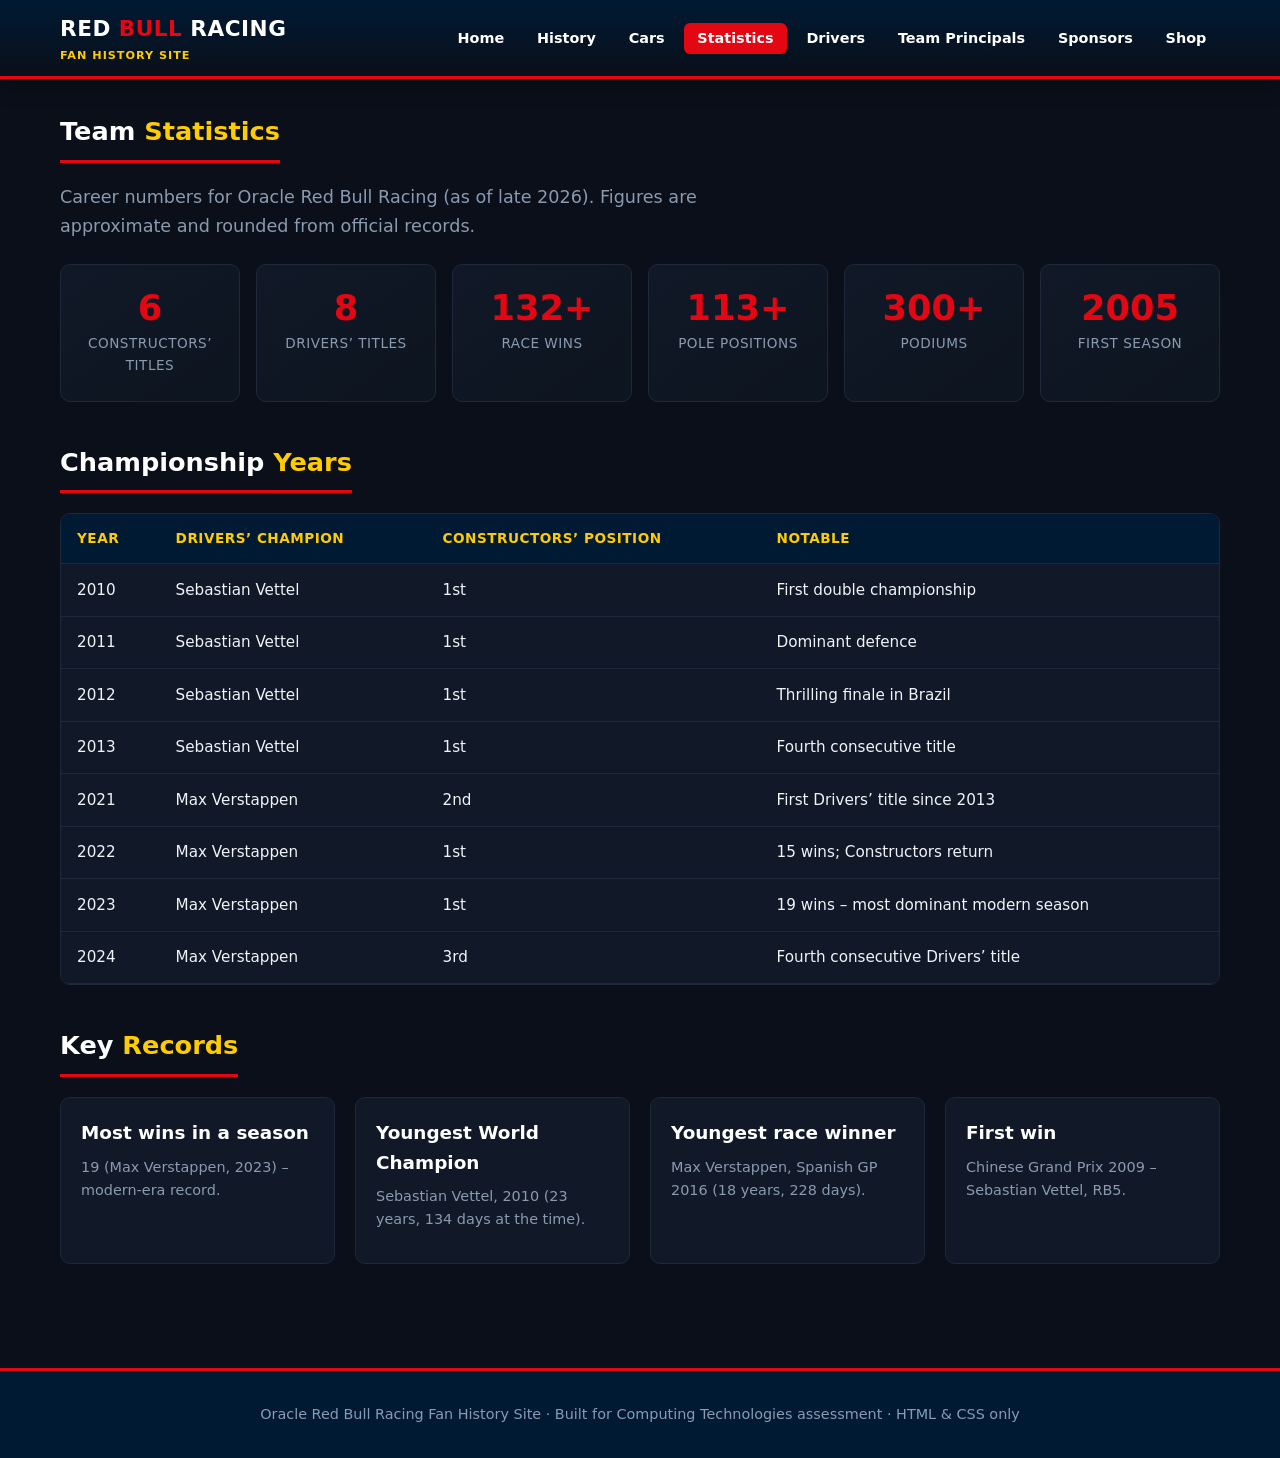
<file: statistics.html>
<!DOCTYPE html>
<html lang="en">
<head>
  <meta charset="UTF-8">
  <meta name="viewport" content="width=device-width, initial-scale=1.0">
  <title>Statistics | Oracle Red Bull Racing</title>
  <link rel="stylesheet" href="styles.css">
</head>
<body>
  <header>
    <div class="header-inner">
      <a href="index.html" class="logo">
        <div>
          <div class="logo-text">RED <span>BULL</span> RACING</div>
          <div class="logo-sub">Fan History Site</div>
        </div>
      </a>
      <button class="menu-toggle" aria-label="Toggle menu" onclick="document.querySelector('nav').classList.toggle('open')">☰ Menu</button>
      <nav>
        <ul>
          <li><a href="index.html">Home</a></li>
          <li><a href="history.html">History</a></li>
          <li><a href="cars.html">Cars</a></li>
          <li><a href="statistics.html" class="active">Statistics</a></li>
          <li><a href="drivers.html">Drivers</a></li>
          <li><a href="principals.html">Team Principals</a></li>
          <li><a href="sponsors.html">Sponsors</a></li>
          <li><a href="shop.html">Shop</a></li>
        </ul>
      </nav>
    </div>
  </header>

  <main>
    <h1 class="section-title">Team <span>Statistics</span></h1>
    <p class="lead">Career numbers for Oracle Red Bull Racing (as of late 2026). Figures are approximate and rounded from official records.</p>

    <section>
      <div class="stats-grid">
        <div class="stat-box">
          <div class="number">6</div>
          <div class="label">Constructors’ Titles</div>
        </div>
        <div class="stat-box">
          <div class="number">8</div>
          <div class="label">Drivers’ Titles</div>
        </div>
        <div class="stat-box">
          <div class="number">132+</div>
          <div class="label">Race Wins</div>
        </div>
        <div class="stat-box">
          <div class="number">113+</div>
          <div class="label">Pole Positions</div>
        </div>
        <div class="stat-box">
          <div class="number">300+</div>
          <div class="label">Podiums</div>
        </div>
        <div class="stat-box">
          <div class="number">2005</div>
          <div class="label">First Season</div>
        </div>
      </div>
    </section>

    <section>
      <h2 class="section-title">Championship <span>Years</span></h2>
      <div class="table-wrap">
        <table>
          <thead>
            <tr>
              <th>Year</th>
              <th>Drivers’ Champion</th>
              <th>Constructors’ Position</th>
              <th>Notable</th>
            </tr>
          </thead>
          <tbody>
            <tr><td>2010</td><td>Sebastian Vettel</td><td>1st</td><td>First double championship</td></tr>
            <tr><td>2011</td><td>Sebastian Vettel</td><td>1st</td><td>Dominant defence</td></tr>
            <tr><td>2012</td><td>Sebastian Vettel</td><td>1st</td><td>Thrilling finale in Brazil</td></tr>
            <tr><td>2013</td><td>Sebastian Vettel</td><td>1st</td><td>Fourth consecutive title</td></tr>
            <tr><td>2021</td><td>Max Verstappen</td><td>2nd</td><td>First Drivers’ title since 2013</td></tr>
            <tr><td>2022</td><td>Max Verstappen</td><td>1st</td><td>15 wins; Constructors return</td></tr>
            <tr><td>2023</td><td>Max Verstappen</td><td>1st</td><td>19 wins – most dominant modern season</td></tr>
            <tr><td>2024</td><td>Max Verstappen</td><td>3rd</td><td>Fourth consecutive Drivers’ title</td></tr>
          </tbody>
        </table>
      </div>
    </section>

    <section>
      <h2 class="section-title">Key <span>Records</span></h2>
      <div class="grid">
        <article class="card">
          <div class="card-body">
            <h3>Most wins in a season</h3>
            <p>19 (Max Verstappen, 2023) – modern-era record.</p>
          </div>
        </article>
        <article class="card">
          <div class="card-body">
            <h3>Youngest World Champion</h3>
            <p>Sebastian Vettel, 2010 (23 years, 134 days at the time).</p>
          </div>
        </article>
        <article class="card">
          <div class="card-body">
            <h3>Youngest race winner</h3>
            <p>Max Verstappen, Spanish GP 2016 (18 years, 228 days).</p>
          </div>
        </article>
        <article class="card">
          <div class="card-body">
            <h3>First win</h3>
            <p>Chinese Grand Prix 2009 – Sebastian Vettel, RB5.</p>
          </div>
        </article>
      </div>
    </section>
  </main>

  <footer>
    <p>Oracle Red Bull Racing Fan History Site · Built for Computing Technologies assessment · HTML &amp; CSS only</p>
  </footer>
</body>
</html>
</file>
<file: styles.css>
/* Oracle Red Bull Racing Fan Site - External CSS */
/* Colour palette inspired by Red Bull Racing: deep navy, vibrant red, yellow accents */

:root {
  --rb-navy: #001a33;
  --rb-dark: #0a0f1a;
  --rb-red: #e30613;
  --rb-red-dark: #b0050f;
  --rb-yellow: #ffcc00;
  --rb-blue: #0033a0;
  --rb-white: #ffffff;
  --rb-light: #f0f4f8;
  --rb-grey: #8a9bb0;
  --rb-card: #111827;
  --rb-border: #1e293b;
  --shadow: 0 4px 20px rgba(0, 0, 0, 0.4);
  --radius: 10px;
  --transition: 0.25s ease;
}

* {
  margin: 0;
  padding: 0;
  box-sizing: border-box;
}

html {
  scroll-behavior: smooth;
}

body {
  font-family: 'Segoe UI', system-ui, -apple-system, sans-serif;
  background-color: var(--rb-dark);
  color: var(--rb-white);
  line-height: 1.6;
  min-height: 100vh;
  display: flex;
  flex-direction: column;
}

/* ========== HEADER & NAV ========== */
header {
  background: linear-gradient(180deg, var(--rb-navy) 0%, var(--rb-dark) 100%);
  border-bottom: 3px solid var(--rb-red);
  position: sticky;
  top: 0;
  z-index: 1000;
  box-shadow: var(--shadow);
}

.header-inner {
  max-width: 1200px;
  margin: 0 auto;
  padding: 0.75rem 1.25rem;
  display: flex;
  align-items: center;
  justify-content: space-between;
  gap: 1rem;
}

.logo {
  display: flex;
  align-items: center;
  gap: 0.6rem;
  text-decoration: none;
  color: var(--rb-white);
}

.logo-text {
  font-size: 1.35rem;
  font-weight: 800;
  letter-spacing: 0.5px;
}

.logo-text span {
  color: var(--rb-red);
}

.logo-sub {
  font-size: 0.7rem;
  color: var(--rb-yellow);
  font-weight: 600;
  letter-spacing: 1px;
  text-transform: uppercase;
}

nav ul {
  list-style: none;
  display: flex;
  flex-wrap: wrap;
  gap: 0.35rem;
}

nav a {
  color: var(--rb-white);
  text-decoration: none;
  padding: 0.45rem 0.85rem;
  border-radius: 6px;
  font-size: 0.9rem;
  font-weight: 600;
  transition: var(--transition);
}

nav a:hover,
nav a.active {
  background-color: var(--rb-red);
  color: var(--rb-white);
}

/* Mobile menu toggle */
.menu-toggle {
  display: none;
  background: none;
  border: 2px solid var(--rb-red);
  color: var(--rb-white);
  padding: 0.4rem 0.7rem;
  border-radius: 6px;
  cursor: pointer;
  font-size: 1.1rem;
}

/* ========== MAIN ========== */
main {
  flex: 1;
  max-width: 1200px;
  width: 100%;
  margin: 0 auto;
  padding: 2rem 1.25rem;
}

/* ========== HERO ========== */
.hero {
  background: linear-gradient(135deg, var(--rb-navy) 0%, #001428 50%, var(--rb-red-dark) 100%);
  border-radius: var(--radius);
  padding: 3rem 2rem;
  text-align: center;
  margin-bottom: 2.5rem;
  border: 1px solid var(--rb-border);
  position: relative;
  overflow: hidden;
}

.hero::before {
  content: '';
  position: absolute;
  top: -50%;
  right: -20%;
  width: 400px;
  height: 400px;
  background: radial-gradient(circle, rgba(227, 6, 19, 0.25) 0%, transparent 70%);
  pointer-events: none;
}

.hero h1 {
  font-size: clamp(1.8rem, 5vw, 2.8rem);
  font-weight: 800;
  margin-bottom: 0.75rem;
  letter-spacing: -0.5px;
}

.hero h1 span {
  color: var(--rb-red);
}

.hero p {
  font-size: 1.1rem;
  color: var(--rb-grey);
  max-width: 600px;
  margin: 0 auto 1.5rem;
}

.btn {
  display: inline-block;
  background-color: var(--rb-red);
  color: var(--rb-white);
  padding: 0.75rem 1.6rem;
  border-radius: 8px;
  text-decoration: none;
  font-weight: 700;
  font-size: 0.95rem;
  transition: var(--transition);
  border: none;
  cursor: pointer;
}

.btn:hover {
  background-color: var(--rb-red-dark);
  transform: translateY(-2px);
  box-shadow: 0 6px 16px rgba(227, 6, 19, 0.4);
}

.btn-outline {
  background: transparent;
  border: 2px solid var(--rb-red);
  margin-left: 0.5rem;
}

.btn-outline:hover {
  background-color: var(--rb-red);
}

/* ========== SECTIONS ========== */
section {
  margin-bottom: 2.5rem;
}

.section-title {
  font-size: 1.6rem;
  font-weight: 700;
  margin-bottom: 1.25rem;
  padding-bottom: 0.5rem;
  border-bottom: 3px solid var(--rb-red);
  display: inline-block;
}

.section-title span {
  color: var(--rb-yellow);
}

/* ========== CARDS GRID ========== */
.grid {
  display: grid;
  grid-template-columns: repeat(auto-fill, minmax(260px, 1fr));
  gap: 1.25rem;
}

.card {
  background-color: var(--rb-card);
  border-radius: var(--radius);
  border: 1px solid var(--rb-border);
  overflow: hidden;
  transition: var(--transition);
}

.card:hover {
  transform: translateY(-4px);
  border-color: var(--rb-red);
  box-shadow: var(--shadow);
}

.card-body {
  padding: 1.25rem;
}

.card h3 {
  font-size: 1.15rem;
  margin-bottom: 0.5rem;
  color: var(--rb-white);
}

.card p {
  font-size: 0.9rem;
  color: var(--rb-grey);
  margin-bottom: 0.75rem;
}

.card .tag {
  display: inline-block;
  background-color: var(--rb-red);
  color: white;
  font-size: 0.7rem;
  font-weight: 700;
  padding: 0.2rem 0.5rem;
  border-radius: 4px;
  text-transform: uppercase;
  letter-spacing: 0.5px;
}

/* ========== STATS ========== */
.stats-grid {
  display: grid;
  grid-template-columns: repeat(auto-fit, minmax(140px, 1fr));
  gap: 1rem;
}

.stat-box {
  background: linear-gradient(145deg, var(--rb-card), #0d1520);
  border: 1px solid var(--rb-border);
  border-radius: var(--radius);
  padding: 1.5rem 1rem;
  text-align: center;
}

.stat-box .number {
  font-size: 2.2rem;
  font-weight: 800;
  color: var(--rb-red);
  line-height: 1.1;
}

.stat-box .label {
  font-size: 0.85rem;
  color: var(--rb-grey);
  margin-top: 0.35rem;
  text-transform: uppercase;
  letter-spacing: 0.5px;
}

/* ========== TIMELINE ========== */
.timeline {
  position: relative;
  padding-left: 2rem;
  border-left: 3px solid var(--rb-red);
}

.timeline-item {
  position: relative;
  margin-bottom: 1.75rem;
  padding-left: 1.25rem;
}

.timeline-item::before {
  content: '';
  position: absolute;
  left: -2.45rem;
  top: 0.35rem;
  width: 14px;
  height: 14px;
  background-color: var(--rb-red);
  border-radius: 50%;
  border: 3px solid var(--rb-dark);
}

.timeline-item h3 {
  font-size: 1.15rem;
  color: var(--rb-yellow);
  margin-bottom: 0.3rem;
}

.timeline-item p {
  color: var(--rb-grey);
  font-size: 0.95rem;
}

/* ========== TABLES ========== */
.table-wrap {
  overflow-x: auto;
  border-radius: var(--radius);
  border: 1px solid var(--rb-border);
}

table {
  width: 100%;
  border-collapse: collapse;
  background-color: var(--rb-card);
}

th, td {
  padding: 0.85rem 1rem;
  text-align: left;
  border-bottom: 1px solid var(--rb-border);
}

th {
  background-color: var(--rb-navy);
  color: var(--rb-yellow);
  font-weight: 700;
  font-size: 0.85rem;
  text-transform: uppercase;
  letter-spacing: 0.5px;
}

td {
  font-size: 0.95rem;
  color: var(--rb-light);
}

tr:hover td {
  background-color: rgba(227, 6, 19, 0.08);
}

/* ========== SHOP ========== */
.shop-grid {
  display: grid;
  grid-template-columns: repeat(auto-fill, minmax(240px, 1fr));
  gap: 1.5rem;
}

.product {
  background-color: var(--rb-card);
  border-radius: var(--radius);
  border: 1px solid var(--rb-border);
  overflow: hidden;
  display: flex;
  flex-direction: column;
  transition: var(--transition);
}

.product:hover {
  border-color: var(--rb-red);
  box-shadow: var(--shadow);
}

.product-img {
  height: 160px;
  background: linear-gradient(135deg, #1a2332, #0d1520);
  display: flex;
  align-items: center;
  justify-content: center;
  font-size: 3rem;
  color: var(--rb-red);
  border-bottom: 1px solid var(--rb-border);
}

.product-body {
  padding: 1.1rem;
  flex: 1;
  display: flex;
  flex-direction: column;
}

.product h3 {
  font-size: 1rem;
  margin-bottom: 0.4rem;
}

.product .desc {
  font-size: 0.85rem;
  color: var(--rb-grey);
  margin-bottom: 0.75rem;
  flex: 1;
}

.price-row {
  display: flex;
  align-items: center;
  justify-content: space-between;
  margin-top: auto;
}

.price {
  font-size: 1.25rem;
  font-weight: 800;
  color: var(--rb-yellow);
}

.old-price {
  font-size: 0.85rem;
  color: var(--rb-grey);
  text-decoration: line-through;
  margin-right: 0.4rem;
}

.badge {
  background-color: var(--rb-red);
  color: white;
  font-size: 0.7rem;
  font-weight: 700;
  padding: 0.2rem 0.45rem;
  border-radius: 4px;
}

/* ========== FOOTER ========== */
footer {
  background-color: var(--rb-navy);
  border-top: 3px solid var(--rb-red);
  padding: 2rem 1.25rem;
  margin-top: 2rem;
  text-align: center;
}

footer p {
  color: var(--rb-grey);
  font-size: 0.9rem;
}

footer a {
  color: var(--rb-yellow);
  text-decoration: none;
}

footer a:hover {
  text-decoration: underline;
}

/* ========== UTILITY ========== */
.lead {
  font-size: 1.1rem;
  color: var(--rb-grey);
  margin-bottom: 1.5rem;
  max-width: 700px;
}

.two-col {
  display: grid;
  grid-template-columns: 1fr 1fr;
  gap: 1.5rem;
}

.highlight {
  color: var(--rb-yellow);
  font-weight: 700;
}

/* ========== RESPONSIVE ========== */
@media (max-width: 800px) {
  .menu-toggle {
    display: block;
  }

  nav {
    display: none;
    width: 100%;
  }

  nav.open {
    display: block;
  }

  nav ul {
    flex-direction: column;
    padding: 0.5rem 0;
  }

  .header-inner {
    flex-wrap: wrap;
  }

  .two-col {
    grid-template-columns: 1fr;
  }

  .hero {
    padding: 2rem 1.25rem;
  }
}

@media (max-width: 480px) {
  .stats-grid {
    grid-template-columns: repeat(2, 1fr);
  }
}
</file>
